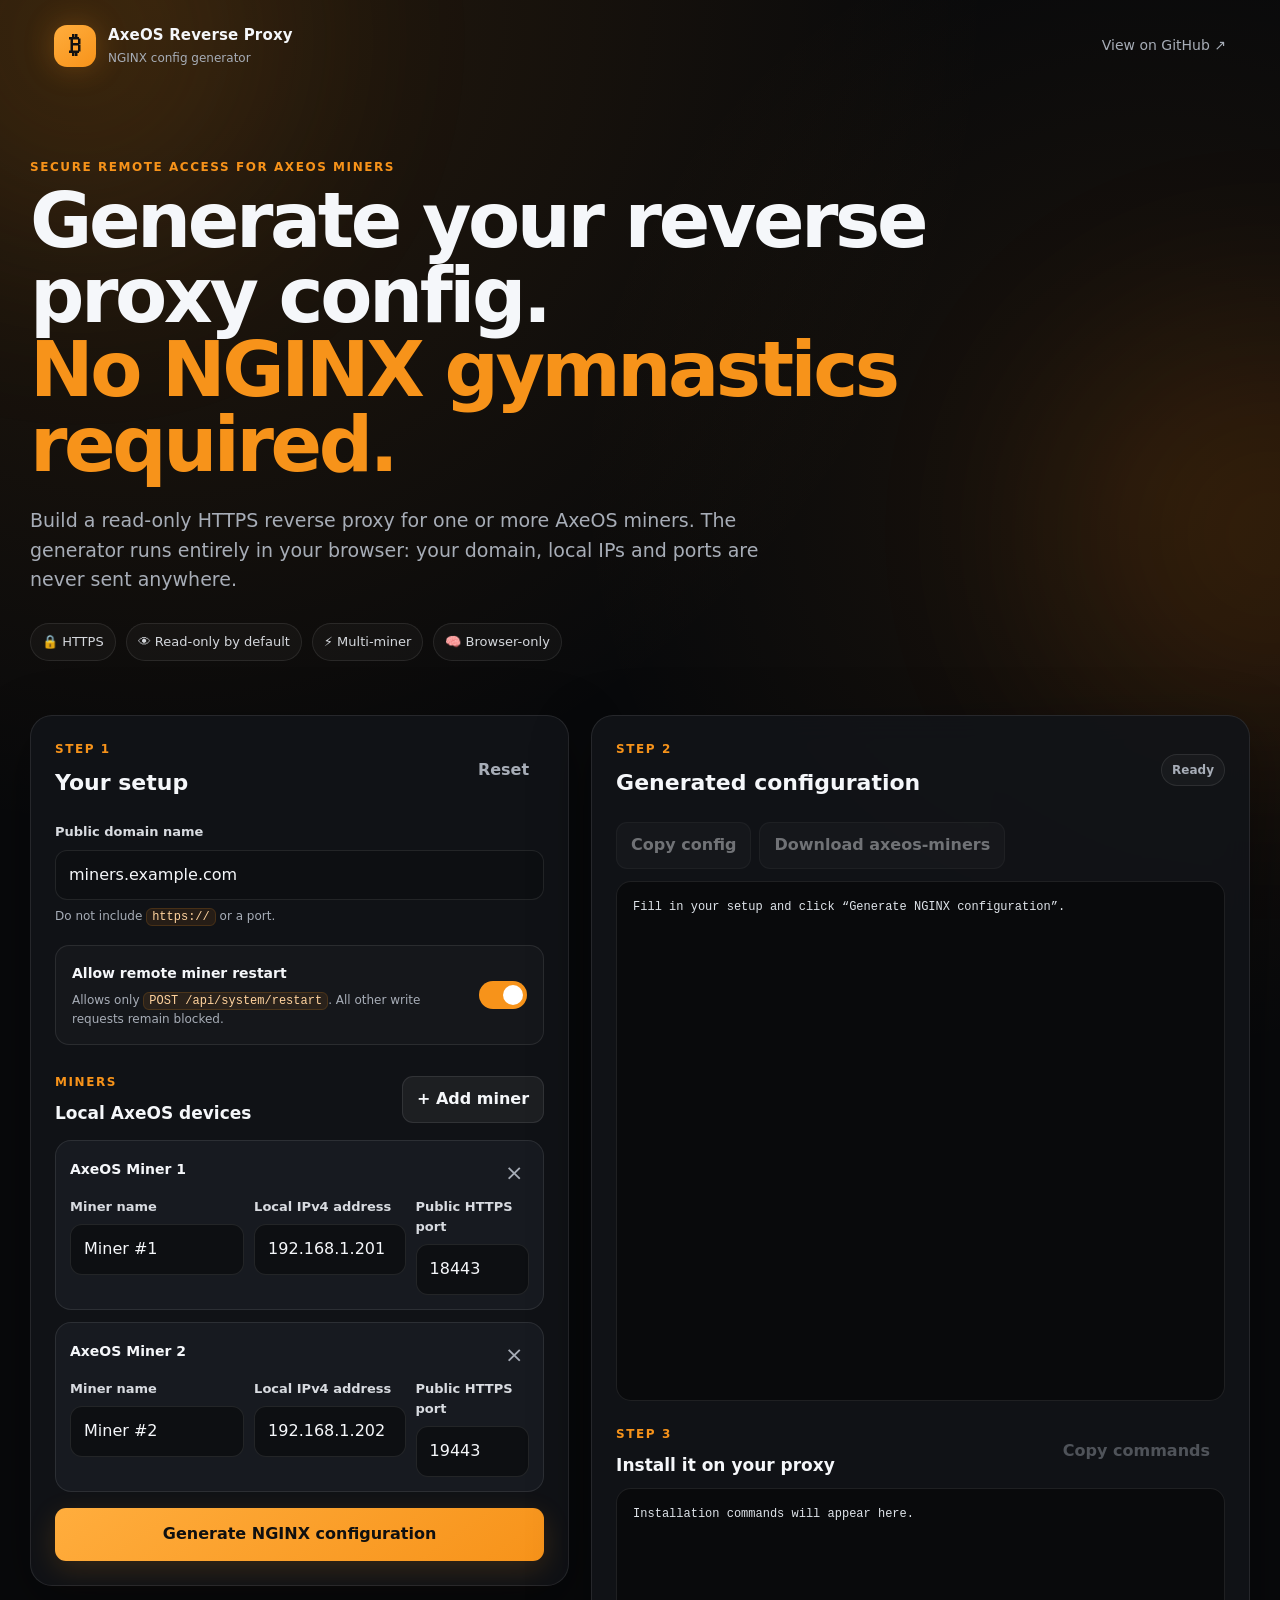
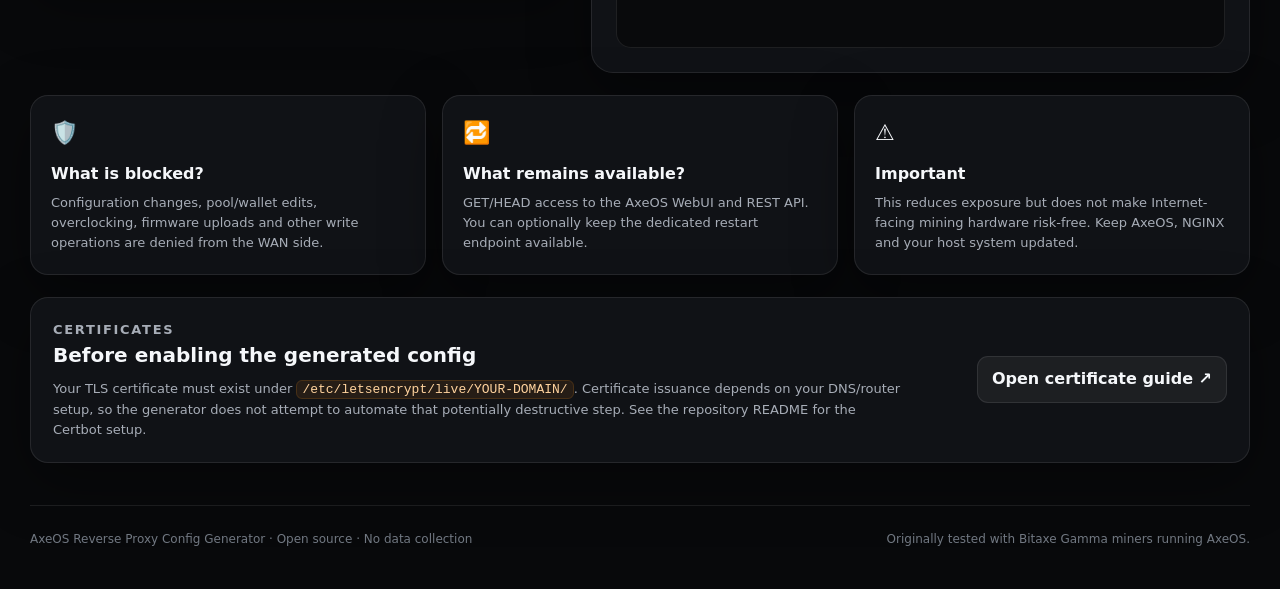
<file: docs/index.html>
<!doctype html>
<html lang="en">
<head>
  <meta charset="utf-8">
  <meta name="viewport" content="width=device-width, initial-scale=1">
  <meta name="color-scheme" content="dark">
  <meta name="theme-color" content="#f7931a">
  <meta name="description" content="Generate a secure NGINX reverse proxy configuration for AxeOS miners directly in your browser.">
  <title>AxeOS Reverse Proxy Config Generator</title>
  <link rel="stylesheet" href="style.css">
</head>
<body>
  <div class="background-glow background-glow-one"></div>
  <div class="background-glow background-glow-two"></div>

  <header class="site-header">
    <a class="brand" href="https://github.com/Kywalh/AxeMinerReverseProxy" target="_blank" rel="noreferrer">
      <span class="brand-mark">₿</span>
      <span>
        <strong>AxeOS Reverse Proxy</strong>
        <small>NGINX config generator</small>
      </span>
    </a>
    <a class="github-link" href="https://github.com/Kywalh/AxeMinerReverseProxy" target="_blank" rel="noreferrer">View on GitHub ↗</a>
  </header>

  <main class="page-shell">
    <section class="hero">
      <div class="eyebrow">SECURE REMOTE ACCESS FOR AXEOS MINERS</div>
      <h1>Generate your reverse proxy config.<br><span>No NGINX gymnastics required.</span></h1>
      <p>
        Build a read-only HTTPS reverse proxy for one or more AxeOS miners. The generator runs entirely in your browser:
        your domain, local IPs and ports are never sent anywhere.
      </p>
      <div class="hero-badges">
        <span>🔒 HTTPS</span>
        <span>👁 Read-only by default</span>
        <span>⚡ Multi-miner</span>
        <span>🧠 Browser-only</span>
      </div>
    </section>

    <section class="layout-grid">
      <div class="panel form-panel">
        <div class="panel-heading">
          <div>
            <p class="section-kicker">STEP 1</p>
            <h2>Your setup</h2>
          </div>
          <button id="resetButton" class="button button-ghost" type="button">Reset</button>
        </div>

        <div class="field-group">
          <label for="domain">Public domain name</label>
          <input id="domain" type="text" spellcheck="false" autocomplete="off" placeholder="miners.example.com" value="miners.example.com">
          <small>Do not include <code>https://</code> or a port.</small>
        </div>

        <div class="toggle-card">
          <div>
            <strong>Allow remote miner restart</strong>
            <p>Allows only <code>POST /api/system/restart</code>. All other write requests remain blocked.</p>
          </div>
          <label class="switch" aria-label="Allow remote restart">
            <input id="allowRestart" type="checkbox" checked>
            <span class="switch-track"></span>
          </label>
        </div>

        <div class="miners-heading">
          <div>
            <p class="section-kicker">MINERS</p>
            <h3>Local AxeOS devices</h3>
          </div>
          <button id="addMinerButton" class="button button-secondary" type="button">+ Add miner</button>
        </div>

        <div id="minersList" class="miners-list"></div>

        <div id="validationMessage" class="validation-message" role="alert" aria-live="polite"></div>

        <button id="generateButton" class="button button-primary button-large" type="button">
          Generate NGINX configuration
        </button>
      </div>

      <div class="panel output-panel">
        <div class="panel-heading output-heading">
          <div>
            <p class="section-kicker">STEP 2</p>
            <h2>Generated configuration</h2>
          </div>
          <span id="statusPill" class="status-pill">Ready</span>
        </div>

        <div class="output-actions">
          <button id="copyConfigButton" class="button button-secondary" type="button" disabled>Copy config</button>
          <button id="downloadConfigButton" class="button button-secondary" type="button" disabled>Download axeos-miners</button>
        </div>

        <pre class="code-box"><code id="configOutput">Fill in your setup and click “Generate NGINX configuration”.</code></pre>

        <div class="commands-block">
          <div class="commands-heading">
            <div>
              <p class="section-kicker">STEP 3</p>
              <h3>Install it on your proxy</h3>
            </div>
            <button id="copyCommandsButton" class="button button-ghost" type="button" disabled>Copy commands</button>
          </div>
          <pre class="code-box code-box-small"><code id="commandsOutput">Installation commands will appear here.</code></pre>
        </div>
      </div>
    </section>

    <section class="info-grid">
      <article class="info-card">
        <span class="info-icon">🛡️</span>
        <h3>What is blocked?</h3>
        <p>Configuration changes, pool/wallet edits, overclocking, firmware uploads and other write operations are denied from the WAN side.</p>
      </article>
      <article class="info-card">
        <span class="info-icon">🔁</span>
        <h3>What remains available?</h3>
        <p>GET/HEAD access to the AxeOS WebUI and REST API. You can optionally keep the dedicated restart endpoint available.</p>
      </article>
      <article class="info-card">
        <span class="info-icon">⚠️</span>
        <h3>Important</h3>
        <p>This reduces exposure but does not make Internet-facing mining hardware risk-free. Keep AxeOS, NGINX and your host system updated.</p>
      </article>
    </section>

    <section class="help-panel">
      <div>
        <p class="section-kicker">CERTIFICATES</p>
        <h2>Before enabling the generated config</h2>
        <p>
          Your TLS certificate must exist under <code>/etc/letsencrypt/live/YOUR-DOMAIN/</code>.
          Certificate issuance depends on your DNS/router setup, so the generator does not attempt to automate that potentially destructive step.
          See the repository README for the Certbot setup.
        </p>
      </div>
      <a class="button button-secondary" href="https://github.com/Kywalh/AxeMinerReverseProxy#generate-ssl-certificate" target="_blank" rel="noreferrer">Open certificate guide ↗</a>
    </section>
  </main>

  <footer>
    <p>AxeOS Reverse Proxy Config Generator · Open source · No data collection</p>
    <p>Originally tested with Bitaxe Gamma miners running AxeOS.</p>
  </footer>

  <template id="minerTemplate">
    <article class="miner-card">
      <div class="miner-card-heading">
        <strong class="miner-title">Miner</strong>
        <button class="remove-miner" type="button" title="Remove miner" aria-label="Remove miner">×</button>
      </div>
      <div class="miner-fields">
        <div class="field-group">
          <label>Miner name</label>
          <input class="miner-name" type="text" maxlength="40" placeholder="Office miner">
        </div>
        <div class="field-group">
          <label>Local IPv4 address</label>
          <input class="miner-ip" type="text" inputmode="decimal" spellcheck="false" placeholder="192.168.1.201">
        </div>
        <div class="field-group">
          <label>Public HTTPS port</label>
          <input class="miner-port" type="number" min="1" max="65535" inputmode="numeric" placeholder="18443">
        </div>
      </div>
    </article>
  </template>

  <script src="app.js"></script>
</body>
</html>
</file>
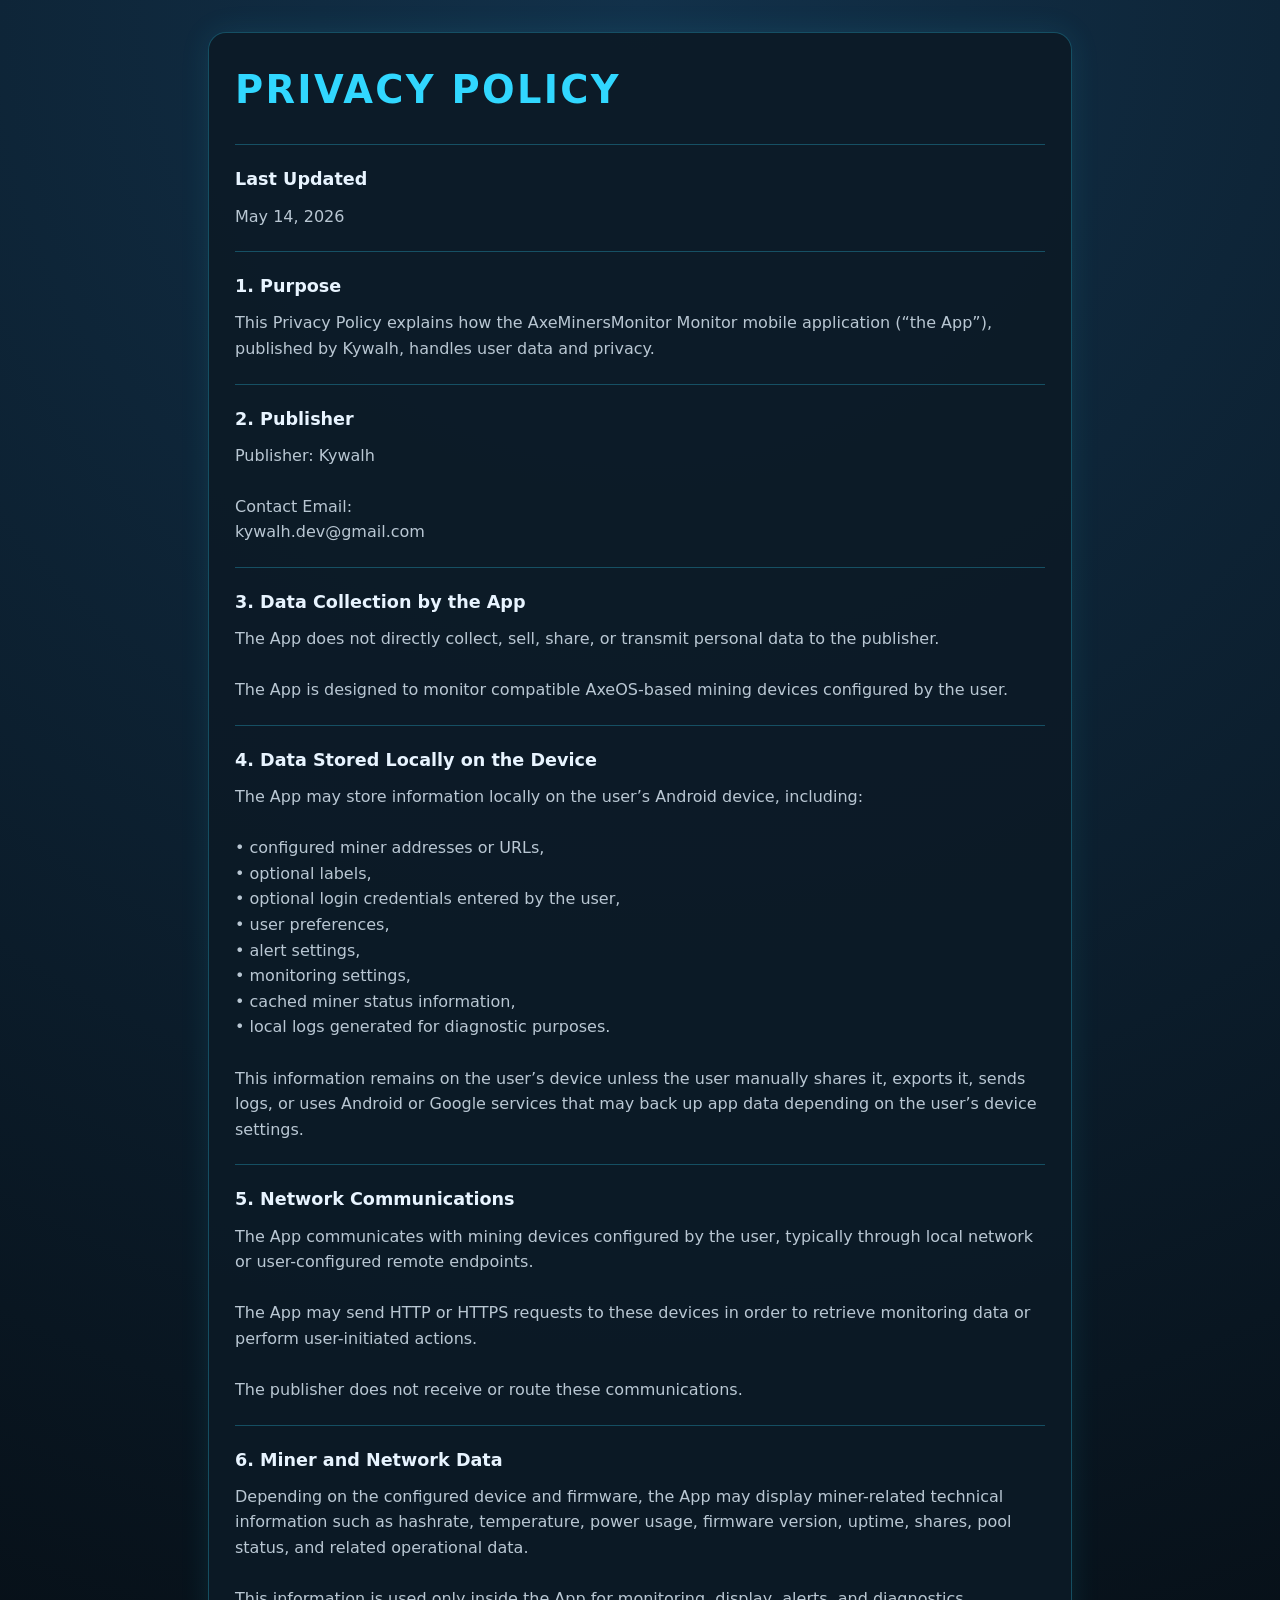
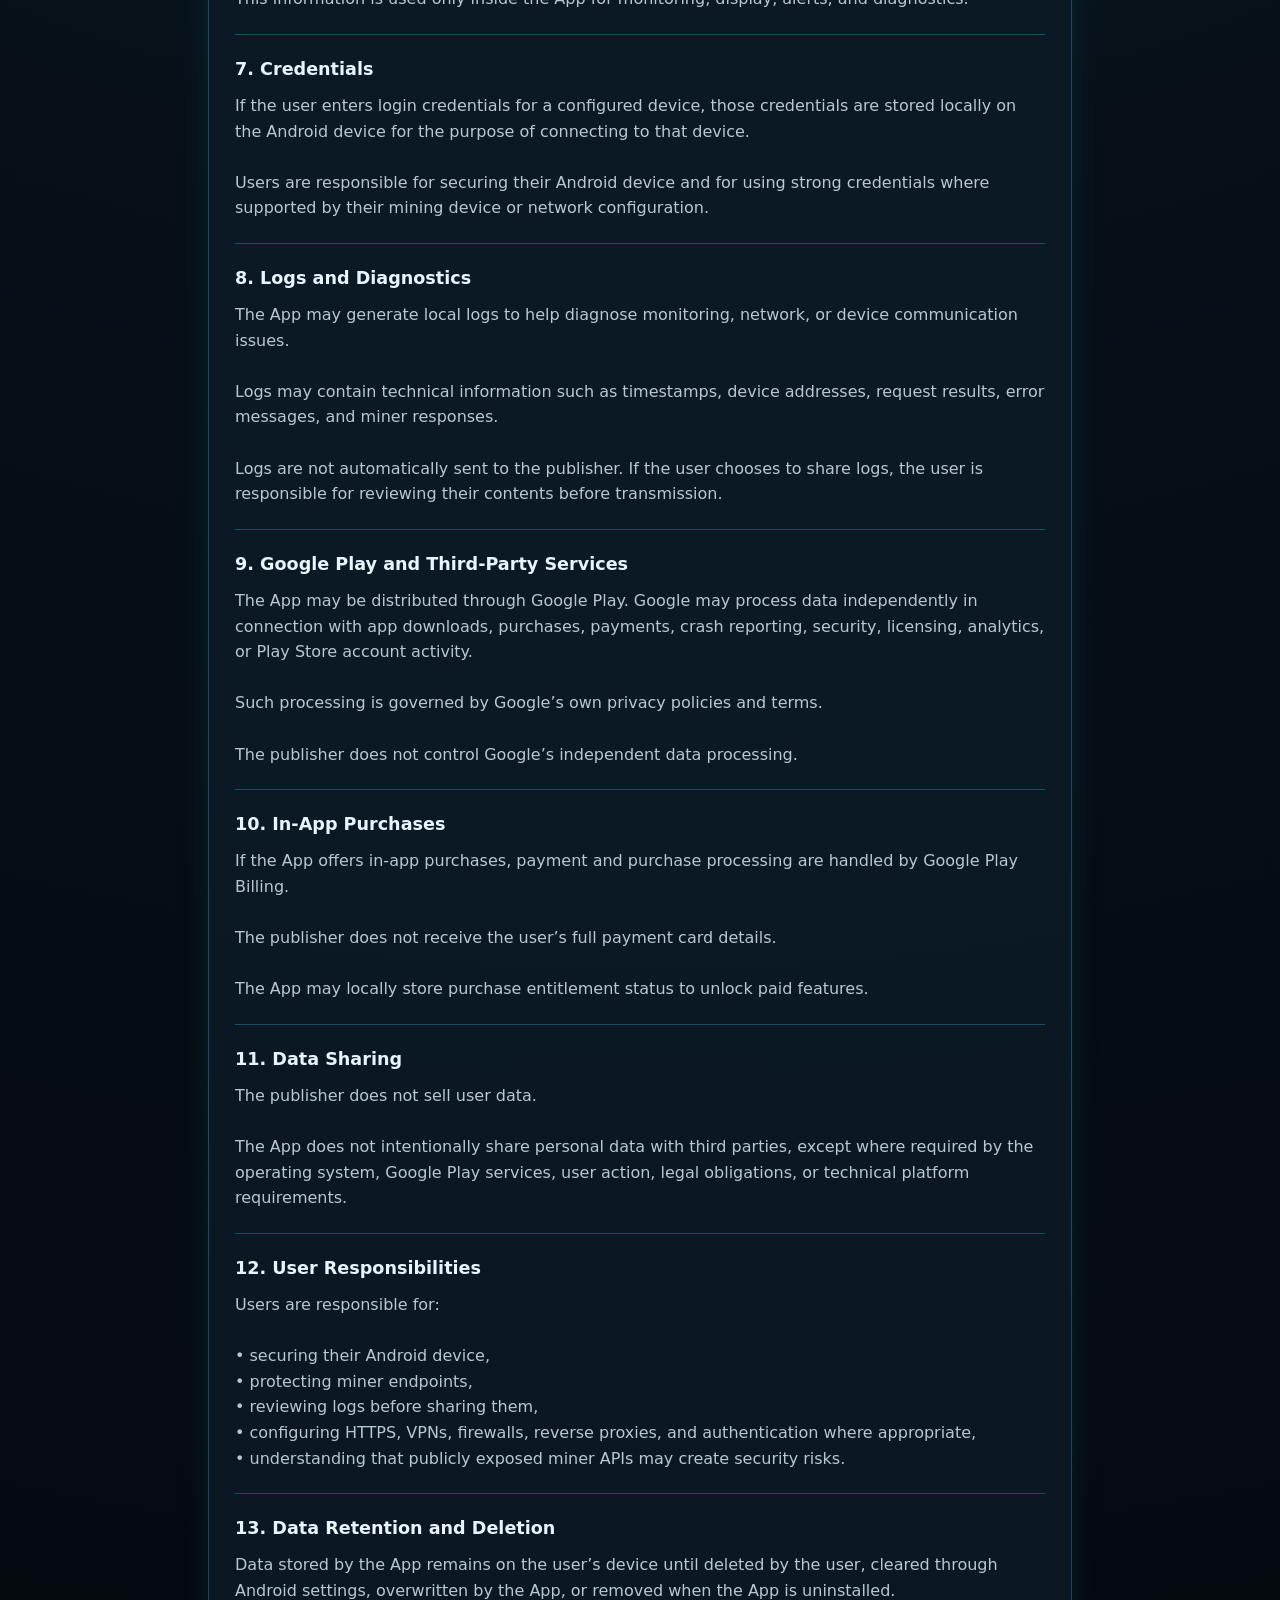
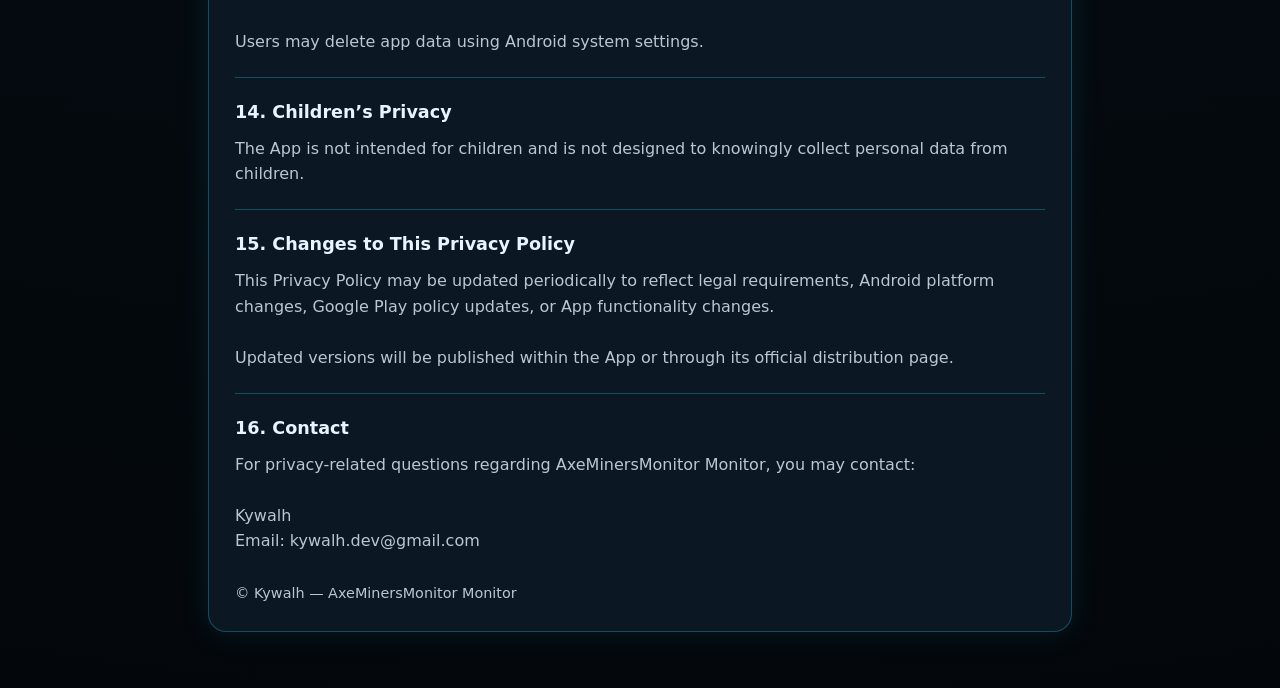
<file: privacy_policy.html>
<!doctype html>
<html lang="en">
<head>
  <meta charset="utf-8">
  <meta name="viewport" content="width=device-width, initial-scale=1">
  <title>Privacy Policy</title>
  <style>
:root {
  color-scheme: dark;
  --bg: #071018;
  --card: #0d1b26;
  --text: #e8f4ff;
  --muted: #b9c7d3;
  --accent: #31d7ff;
  --line: rgba(49, 215, 255, 0.28);
}
* { box-sizing: border-box; }
body {
  margin: 0;
  font-family: system-ui, -apple-system, BlinkMacSystemFont, "Segoe UI", sans-serif;
  background: radial-gradient(circle at top, #12314a 0, var(--bg) 45%, #03070b 100%);
  color: var(--text);
  line-height: 1.6;
}
main {
  max-width: 900px;
  margin: 0 auto;
  padding: 32px 18px 56px;
}
.card {
  background: rgba(13, 27, 38, 0.92);
  border: 1px solid var(--line);
  border-radius: 18px;
  box-shadow: 0 0 30px rgba(49, 215, 255, 0.10);
  padding: 26px;
}
h1 {
  margin: 0 0 24px;
  color: var(--accent);
  letter-spacing: 0.06em;
  text-transform: uppercase;
  font-size: clamp(1.7rem, 4vw, 2.4rem);
}
section {
  border-top: 1px solid var(--line);
  padding-top: 20px;
  margin-top: 22px;
}
section:first-of-type {
  margin-top: 0;
}
h2 {
  color: var(--text);
  font-size: 1.1rem;
  margin: 0 0 10px;
}
p {
  margin: 0;
  color: var(--muted);
  white-space: pre-line;
}
footer {
  margin-top: 28px;
  color: var(--muted);
  font-size: 0.9rem;
}
</style>
</head>
<body>
  <main>
    <article class="card">
      <h1>Privacy Policy</h1>
      <section>
<h2>Last Updated</h2>
<p>May 14, 2026</p>
</section>
<section>
<h2>1. Purpose</h2>
<p>This Privacy Policy explains how the AxeMinersMonitor Monitor mobile application (“the App”), published by Kywalh, handles user data and privacy.</p>
</section>
<section>
<h2>2. Publisher</h2>
<p>Publisher: Kywalh

Contact Email:
kywalh.dev@gmail.com</p>
</section>
<section>
<h2>3. Data Collection by the App</h2>
<p>The App does not directly collect, sell, share, or transmit personal data to the publisher.

The App is designed to monitor compatible AxeOS-based mining devices configured by the user.</p>
</section>
<section>
<h2>4. Data Stored Locally on the Device</h2>
<p>The App may store information locally on the user’s Android device, including:

• configured miner addresses or URLs,
• optional labels,
• optional login credentials entered by the user,
• user preferences,
• alert settings,
• monitoring settings,
• cached miner status information,
• local logs generated for diagnostic purposes.

This information remains on the user’s device unless the user manually shares it, exports it, sends logs, or uses Android or Google services that may back up app data depending on the user’s device settings.</p>
</section>
<section>
<h2>5. Network Communications</h2>
<p>The App communicates with mining devices configured by the user, typically through local network or user-configured remote endpoints.

The App may send HTTP or HTTPS requests to these devices in order to retrieve monitoring data or perform user-initiated actions.

The publisher does not receive or route these communications.</p>
</section>
<section>
<h2>6. Miner and Network Data</h2>
<p>Depending on the configured device and firmware, the App may display miner-related technical information such as hashrate, temperature, power usage, firmware version, uptime, shares, pool status, and related operational data.

This information is used only inside the App for monitoring, display, alerts, and diagnostics.</p>
</section>
<section>
<h2>7. Credentials</h2>
<p>If the user enters login credentials for a configured device, those credentials are stored locally on the Android device for the purpose of connecting to that device.

Users are responsible for securing their Android device and for using strong credentials where supported by their mining device or network configuration.</p>
</section>
<section>
<h2>8. Logs and Diagnostics</h2>
<p>The App may generate local logs to help diagnose monitoring, network, or device communication issues.

Logs may contain technical information such as timestamps, device addresses, request results, error messages, and miner responses.

Logs are not automatically sent to the publisher. If the user chooses to share logs, the user is responsible for reviewing their contents before transmission.</p>
</section>
<section>
<h2>9. Google Play and Third-Party Services</h2>
<p>The App may be distributed through Google Play. Google may process data independently in connection with app downloads, purchases, payments, crash reporting, security, licensing, analytics, or Play Store account activity.

Such processing is governed by Google’s own privacy policies and terms.

The publisher does not control Google’s independent data processing.</p>
</section>
<section>
<h2>10. In-App Purchases</h2>
<p>If the App offers in-app purchases, payment and purchase processing are handled by Google Play Billing.

The publisher does not receive the user’s full payment card details.

The App may locally store purchase entitlement status to unlock paid features.</p>
</section>
<section>
<h2>11. Data Sharing</h2>
<p>The publisher does not sell user data.

The App does not intentionally share personal data with third parties, except where required by the operating system, Google Play services, user action, legal obligations, or technical platform requirements.</p>
</section>
<section>
<h2>12. User Responsibilities</h2>
<p>Users are responsible for:

• securing their Android device,
• protecting miner endpoints,
• reviewing logs before sharing them,
• configuring HTTPS, VPNs, firewalls, reverse proxies, and authentication where appropriate,
• understanding that publicly exposed miner APIs may create security risks.</p>
</section>
<section>
<h2>13. Data Retention and Deletion</h2>
<p>Data stored by the App remains on the user’s device until deleted by the user, cleared through Android settings, overwritten by the App, or removed when the App is uninstalled.

Users may delete app data using Android system settings.</p>
</section>
<section>
<h2>14. Children’s Privacy</h2>
<p>The App is not intended for children and is not designed to knowingly collect personal data from children.</p>
</section>
<section>
<h2>15. Changes to This Privacy Policy</h2>
<p>This Privacy Policy may be updated periodically to reflect legal requirements, Android platform changes, Google Play policy updates, or App functionality changes.

Updated versions will be published within the App or through its official distribution page.</p>
</section>
<section>
<h2>16. Contact</h2>
<p>For privacy-related questions regarding AxeMinersMonitor Monitor, you may contact:

Kywalh
Email: kywalh.dev@gmail.com</p>
</section>
      <footer>© Kywalh — AxeMinersMonitor Monitor</footer>
    </article>
  </main>
</body>
</html>
</file>
<file: docs/style.css>
:root {
  --bg: #08090b;
  --panel: rgba(18, 20, 24, 0.92);
  --panel-strong: #121418;
  --panel-soft: #171a20;
  --border: rgba(255,255,255,0.09);
  --border-strong: rgba(247,147,26,0.34);
  --text: #f5f7fa;
  --muted: #a7adb7;
  --orange: #f7931a;
  --orange-2: #ffad3d;
  --danger: #ff6b6b;
  --success: #51cf8a;
  --shadow: 0 18px 60px rgba(0,0,0,0.36);
  --radius: 22px;
}

* { box-sizing: border-box; }
html { scroll-behavior: smooth; }
body {
  margin: 0;
  min-height: 100vh;
  font-family: Inter, ui-sans-serif, system-ui, -apple-system, BlinkMacSystemFont, "Segoe UI", sans-serif;
  color: var(--text);
  background:
    radial-gradient(circle at 12% 0%, rgba(247,147,26,0.12), transparent 34%),
    radial-gradient(circle at 90% 22%, rgba(247,147,26,0.08), transparent 28%),
    var(--bg);
  line-height: 1.55;
}

button, input { font: inherit; }
a { color: inherit; }
code, pre { font-family: "SFMono-Regular", Consolas, "Liberation Mono", Menlo, monospace; }

.background-glow {
  position: fixed;
  width: 420px;
  height: 420px;
  border-radius: 50%;
  filter: blur(110px);
  opacity: 0.12;
  pointer-events: none;
  z-index: -1;
}
.background-glow-one { background: var(--orange); top: -170px; left: -130px; }
.background-glow-two { background: #ff7a00; right: -200px; top: 36%; }

.site-header {
  max-width: 1220px;
  margin: 0 auto;
  padding: 24px 24px 0;
  display: flex;
  align-items: center;
  justify-content: space-between;
  gap: 20px;
}

.brand {
  display: inline-flex;
  align-items: center;
  gap: 12px;
  text-decoration: none;
}
.brand-mark {
  width: 42px;
  height: 42px;
  border-radius: 13px;
  display: grid;
  place-items: center;
  background: linear-gradient(145deg, var(--orange-2), var(--orange));
  color: #111;
  font-weight: 900;
  font-size: 24px;
  box-shadow: 0 0 30px rgba(247,147,26,0.28);
}
.brand strong, .brand small { display: block; }
.brand strong { font-size: 15px; letter-spacing: 0.01em; }
.brand small { color: var(--muted); font-size: 12px; margin-top: 2px; }
.github-link { color: var(--muted); text-decoration: none; font-size: 14px; }
.github-link:hover { color: var(--text); }

.page-shell {
  width: min(1220px, calc(100% - 32px));
  margin: 0 auto;
}

.hero {
  padding: 90px 0 54px;
  max-width: 900px;
}
.eyebrow, .section-kicker {
  margin: 0 0 8px;
  color: var(--orange);
  font-size: 12px;
  font-weight: 800;
  letter-spacing: 0.13em;
}
.hero h1 {
  margin: 0;
  max-width: 950px;
  font-size: clamp(42px, 6vw, 76px);
  line-height: 0.98;
  letter-spacing: -0.045em;
}
.hero h1 span { color: var(--orange); }
.hero > p {
  max-width: 760px;
  margin: 24px 0 0;
  color: var(--muted);
  font-size: clamp(16px, 1.6vw, 19px);
}
.hero-badges {
  display: flex;
  flex-wrap: wrap;
  gap: 10px;
  margin-top: 28px;
}
.hero-badges span {
  padding: 8px 11px;
  border: 1px solid var(--border);
  border-radius: 999px;
  background: rgba(255,255,255,0.03);
  color: #d5d8dd;
  font-size: 13px;
}

.layout-grid {
  display: grid;
  grid-template-columns: minmax(0, 0.9fr) minmax(0, 1.1fr);
  gap: 22px;
  align-items: start;
}
.panel, .help-panel, .info-card {
  border: 1px solid var(--border);
  background: var(--panel);
  box-shadow: var(--shadow);
  backdrop-filter: blur(14px);
}
.panel {
  border-radius: var(--radius);
  padding: 24px;
}
.output-panel { position: sticky; top: 20px; }
.panel-heading, .miners-heading, .commands-heading {
  display: flex;
  justify-content: space-between;
  align-items: center;
  gap: 16px;
}
.panel-heading { margin-bottom: 22px; }
.panel-heading h2, .commands-heading h3, .miners-heading h3 { margin: 0; }
.panel-heading h2 { font-size: 22px; }
.miners-heading { margin: 28px 0 14px; }
.miners-heading h3, .commands-heading h3 { font-size: 17px; }

.field-group { display: flex; flex-direction: column; gap: 7px; }
.field-group label { font-size: 13px; font-weight: 700; color: #d8dbe0; }
.field-group small { color: var(--muted); font-size: 12px; }
.field-group code, .toggle-card code, .help-panel code {
  color: #ffd39e;
  background: rgba(247,147,26,0.09);
  border: 1px solid rgba(247,147,26,0.16);
  border-radius: 6px;
  padding: 1px 5px;
}
input {
  width: 100%;
  border: 1px solid var(--border);
  background: #0d0f12;
  color: var(--text);
  border-radius: 12px;
  padding: 12px 13px;
  outline: none;
  transition: border-color .16s ease, box-shadow .16s ease, background .16s ease;
}
input:focus {
  border-color: var(--orange);
  box-shadow: 0 0 0 3px rgba(247,147,26,0.11);
  background: #101217;
}
input.invalid {
  border-color: var(--danger);
  box-shadow: 0 0 0 3px rgba(255,107,107,0.08);
}

.toggle-card {
  margin-top: 18px;
  display: flex;
  align-items: center;
  justify-content: space-between;
  gap: 18px;
  padding: 15px 16px;
  border-radius: 14px;
  border: 1px solid var(--border);
  background: rgba(255,255,255,0.025);
}
.toggle-card strong { font-size: 14px; }
.toggle-card p { margin: 5px 0 0; color: var(--muted); font-size: 12px; }
.switch { position: relative; flex: 0 0 auto; }
.switch input { position: absolute; opacity: 0; pointer-events: none; }
.switch-track {
  width: 48px;
  height: 28px;
  display: block;
  border-radius: 999px;
  background: #343841;
  cursor: pointer;
  transition: background .18s ease;
}
.switch-track::after {
  content: "";
  position: absolute;
  width: 20px;
  height: 20px;
  border-radius: 50%;
  background: #fff;
  top: 4px;
  left: 4px;
  transition: transform .18s ease;
}
.switch input:checked + .switch-track { background: var(--orange); }
.switch input:checked + .switch-track::after { transform: translateX(20px); }

.miners-list { display: grid; gap: 12px; }
.miner-card {
  border: 1px solid var(--border);
  background: var(--panel-soft);
  border-radius: 16px;
  padding: 14px;
}
.miner-card-heading {
  display: flex;
  align-items: center;
  justify-content: space-between;
  gap: 12px;
  margin-bottom: 12px;
}
.miner-title { font-size: 14px; }
.remove-miner {
  width: 30px;
  height: 30px;
  border: 0;
  border-radius: 9px;
  background: transparent;
  color: var(--muted);
  font-size: 22px;
  cursor: pointer;
}
.remove-miner:hover { background: rgba(255,107,107,0.1); color: var(--danger); }
.miner-fields {
  display: grid;
  grid-template-columns: 1.15fr 1fr .75fr;
  gap: 10px;
}

.button {
  border: 0;
  border-radius: 11px;
  padding: 10px 14px;
  cursor: pointer;
  font-weight: 750;
  transition: transform .12s ease, opacity .12s ease, border-color .12s ease, background .12s ease;
}
.button:hover:not(:disabled) { transform: translateY(-1px); }
.button:disabled { cursor: not-allowed; opacity: .42; }
.button-primary {
  background: linear-gradient(145deg, var(--orange-2), var(--orange));
  color: #101010;
  box-shadow: 0 8px 28px rgba(247,147,26,0.16);
}
.button-secondary {
  background: rgba(255,255,255,0.055);
  color: var(--text);
  border: 1px solid var(--border);
}
.button-secondary:hover:not(:disabled) { border-color: var(--border-strong); }
.button-ghost { background: transparent; color: var(--muted); border: 1px solid transparent; }
.button-ghost:hover:not(:disabled) { color: var(--text); background: rgba(255,255,255,0.045); }
.button-large { width: 100%; padding: 14px 18px; margin-top: 16px; }

.validation-message {
  display: none;
  margin-top: 14px;
  padding: 10px 12px;
  border-radius: 11px;
  background: rgba(255,107,107,0.09);
  border: 1px solid rgba(255,107,107,0.2);
  color: #ffb0b0;
  font-size: 13px;
}
.validation-message.visible { display: block; }

.status-pill {
  padding: 6px 10px;
  border-radius: 999px;
  border: 1px solid var(--border);
  color: var(--muted);
  background: rgba(255,255,255,0.03);
  font-size: 12px;
  font-weight: 800;
}
.status-pill.success { color: #b8f7d1; border-color: rgba(81,207,138,.25); background: rgba(81,207,138,.09); }
.output-actions { display: flex; flex-wrap: wrap; gap: 8px; margin-bottom: 12px; }
.code-box {
  margin: 0;
  min-height: 520px;
  max-height: 680px;
  overflow: auto;
  background: #090a0c;
  color: #dfe4ea;
  border: 1px solid var(--border);
  border-radius: 15px;
  padding: 16px;
  font-size: 12px;
  line-height: 1.62;
  white-space: pre;
  tab-size: 4;
}
.code-box-small { min-height: 160px; max-height: 300px; }
.commands-block { margin-top: 24px; }
.commands-heading { margin-bottom: 10px; }

.info-grid {
  display: grid;
  grid-template-columns: repeat(3, minmax(0,1fr));
  gap: 16px;
  margin-top: 22px;
}
.info-card { border-radius: 18px; padding: 20px; }
.info-icon { font-size: 22px; }
.info-card h3 { margin: 12px 0 6px; font-size: 16px; }
.info-card p { margin: 0; color: var(--muted); font-size: 13px; }

.help-panel {
  margin: 22px 0 0;
  border-radius: 18px;
  padding: 22px;
  display: flex;
  align-items: center;
  justify-content: space-between;
  gap: 24px;
}
.help-panel h2 { margin: 0 0 8px; font-size: 20px; }
.help-panel p { margin: 0; color: var(--muted); max-width: 850px; font-size: 13px; }
.help-panel .button { flex: 0 0 auto; text-decoration: none; }

footer {
  width: min(1220px, calc(100% - 32px));
  margin: 42px auto 0;
  padding: 24px 0 40px;
  color: #727983;
  font-size: 12px;
  border-top: 1px solid var(--border);
  display: flex;
  justify-content: space-between;
  gap: 20px;
}
footer p { margin: 0; }

@media (max-width: 980px) {
  .layout-grid { grid-template-columns: 1fr; }
  .output-panel { position: static; }
  .miner-fields { grid-template-columns: 1fr 1fr; }
  .miner-fields .field-group:first-child { grid-column: 1 / -1; }
  .info-grid { grid-template-columns: 1fr; }
  .code-box { min-height: 420px; }
}

@media (max-width: 640px) {
  .site-header { padding: 18px 16px 0; }
  .github-link { display: none; }
  .page-shell { width: min(100% - 20px, 1220px); }
  .hero { padding: 58px 4px 38px; }
  .hero h1 { font-size: clamp(38px, 12vw, 58px); }
  .panel { padding: 17px; border-radius: 18px; }
  .panel-heading, .miners-heading, .commands-heading, .help-panel { align-items: flex-start; }
  .miners-heading { flex-direction: column; }
  .miner-fields { grid-template-columns: 1fr; }
  .miner-fields .field-group:first-child { grid-column: auto; }
  .output-actions .button { flex: 1 1 auto; }
  .help-panel { flex-direction: column; }
  footer { width: calc(100% - 24px); flex-direction: column; }
}
</file>
